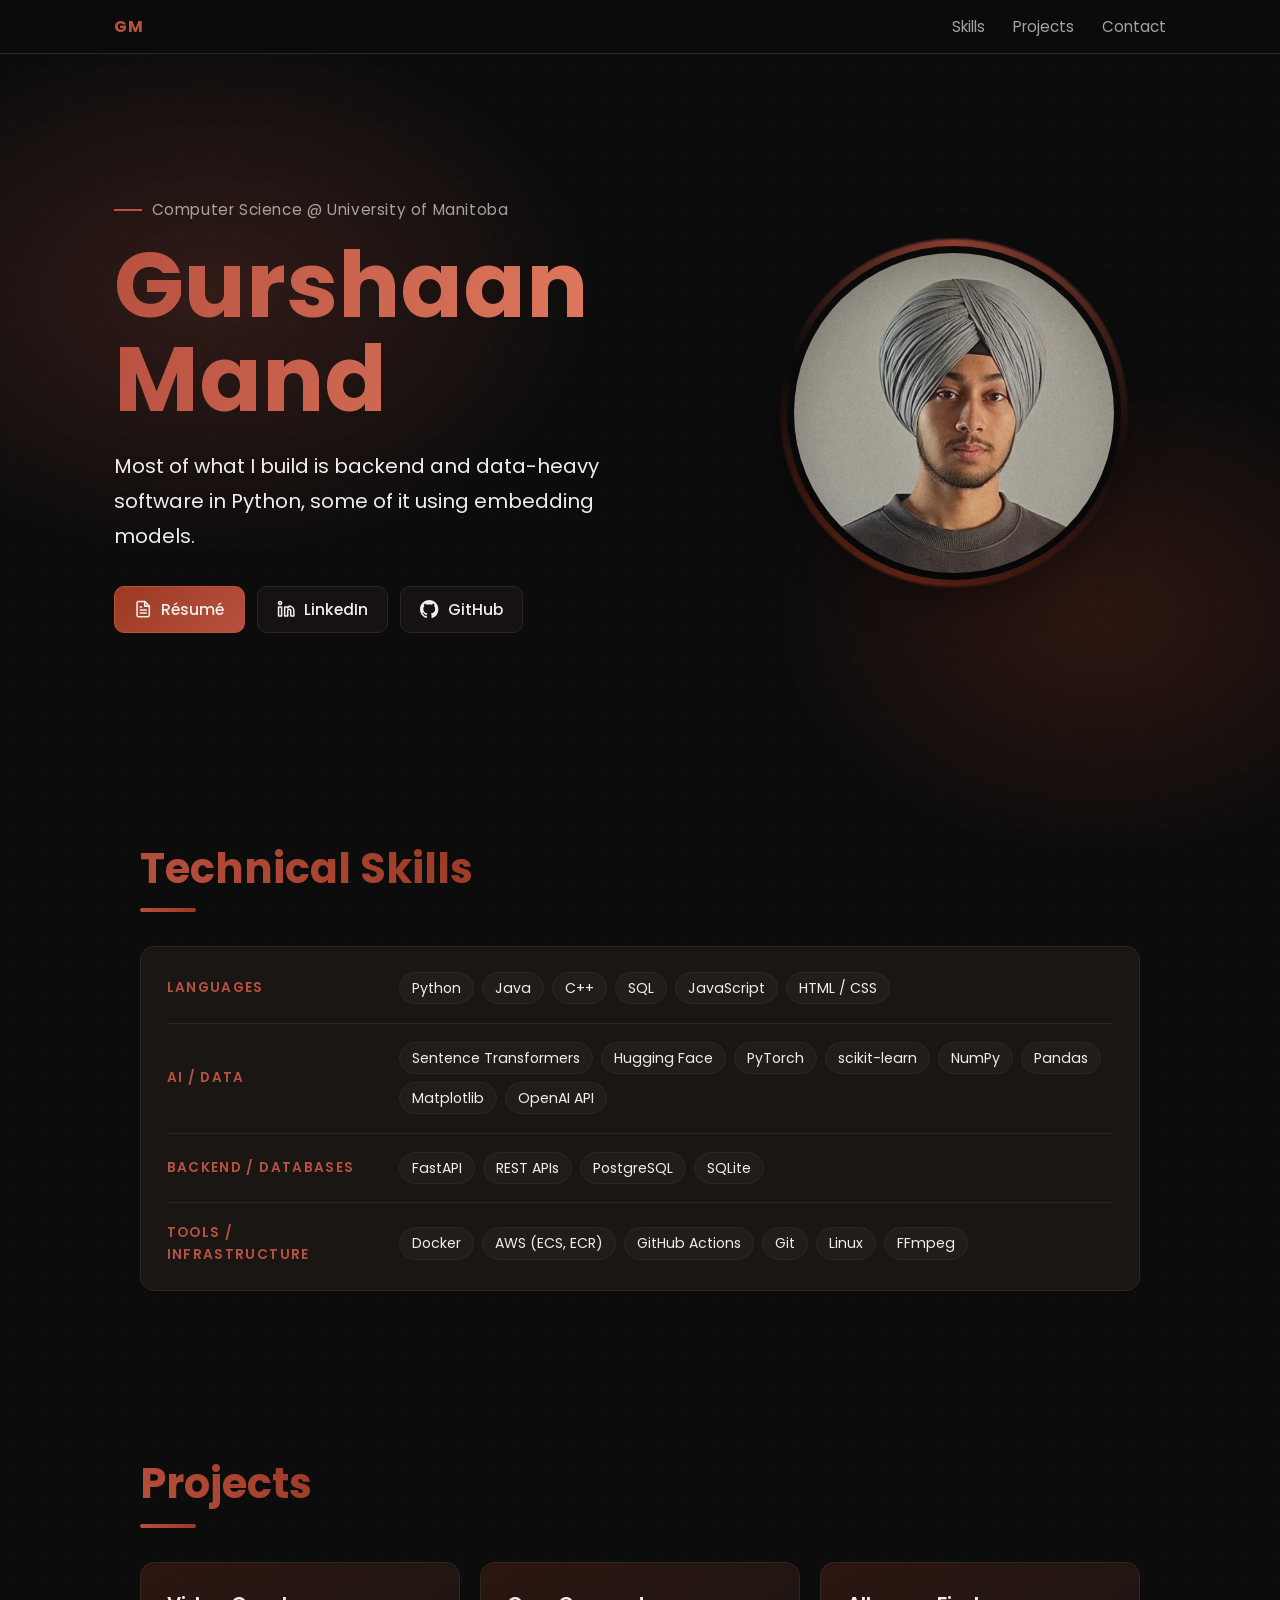
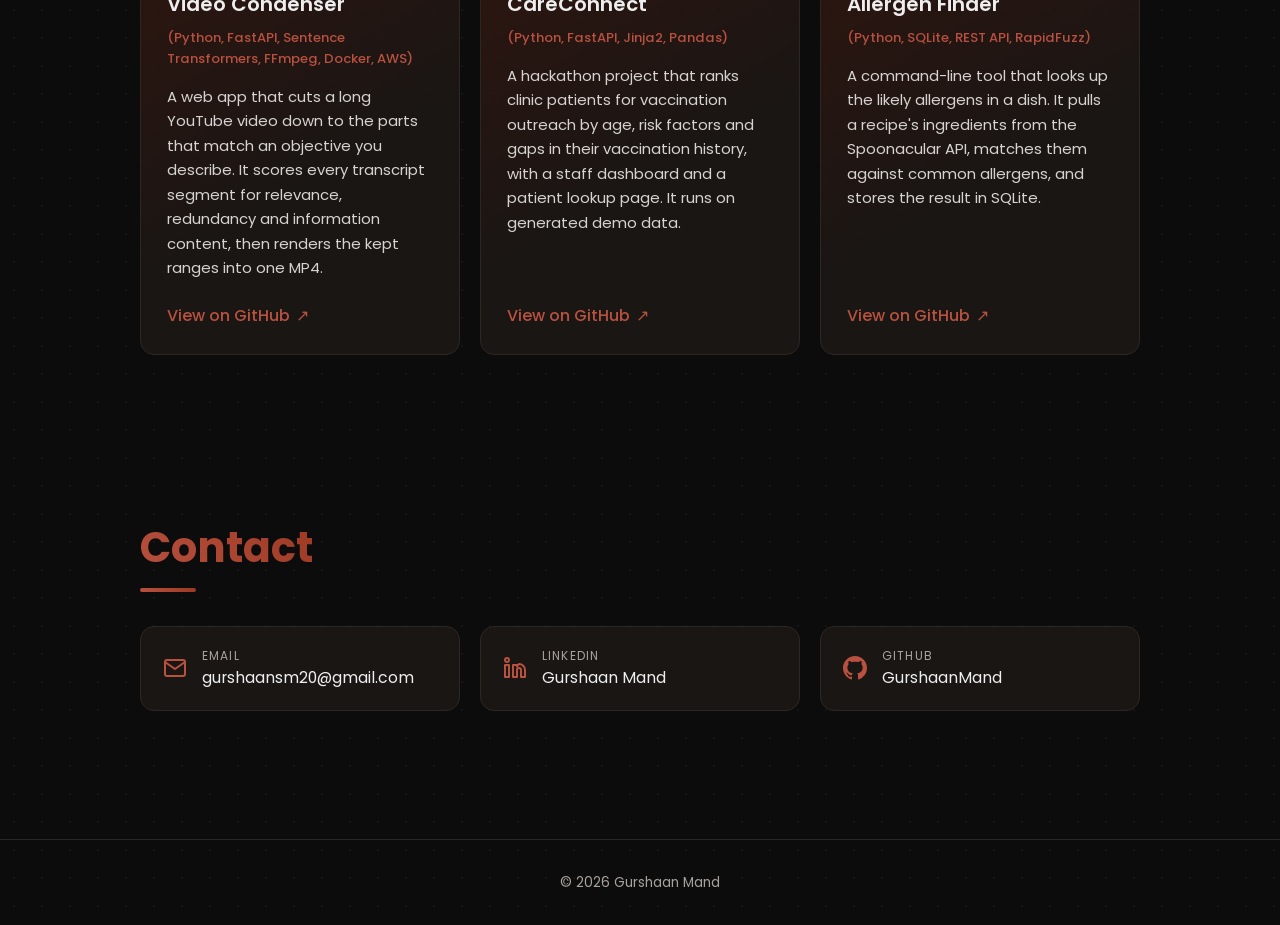
<file: index.html>
<!DOCTYPE html>
<html lang="en">
<head>
    <meta charset="UTF-8">
    <meta name="viewport" content="width=device-width, initial-scale=1.0">
    <meta name="description" content="Gurshaan Mand - Computer Science student at the University of Manitoba building backend and data software in Python">
    <meta name="author" content="Gurshaan Mand">
    <meta name="keywords" content="Computer Science, Python, FastAPI, Machine Learning, Backend, Data, University of Manitoba, Software Developer">

    <meta property="og:title" content="Gurshaan Mand - Computer Science Student">
    <meta property="og:description" content="Computer Science student at the University of Manitoba building backend and data software in Python">
    <meta property="og:type" content="website">

    <title>Gurshaan Mand | Computer Science Student & Developer</title>

    <link rel="icon" href="data:image/svg+xml,%3Csvg xmlns='http://www.w3.org/2000/svg' viewBox='0 0 64 64'%3E%3Crect width='64' height='64' rx='14' fill='%230C0C0C'/%3E%3Ctext x='32' y='43' font-family='Arial,sans-serif' font-size='28' font-weight='700' text-anchor='middle' fill='%23B85140'%3EGM%3C/text%3E%3C/svg%3E">
    <link rel="preconnect" href="https://fonts.googleapis.com">
    <link rel="preconnect" href="https://fonts.gstatic.com" crossorigin>
    <link href="https://fonts.googleapis.com/css2?family=Poppins:wght@300;400;500;600;700&display=swap" rel="stylesheet">
    <link rel="stylesheet" href="ProtStyle.css">
</head>

<body>
    <a href="#main-content" class="skip-to-main">Skip to main content</a>

    <!-- Navigation -->
    <header class="site-nav" role="banner">
        <nav class="nav-inner" aria-label="Page sections">
            <a href="#top" class="nav-brand" aria-label="Back to top">GM</a>
            <ul class="nav-links">
                <li><a href="#skills">Skills</a></li>
                <li><a href="#projects">Projects</a></li>
                <li><a href="#contact">Contact</a></li>
            </ul>
        </nav>
    </header>

    <div class="hero-glow" aria-hidden="true"></div>

    <main id="main-content" role="main">

        <!-- Hero Section -->
        <section id="top" class="hero-section" aria-labelledby="intro-heading">
            <div class="intro">
                <div class="description">
                    <p class="eyebrow">Computer Science @ University of Manitoba</p>
                    <h1 id="intro-heading" class="main-title">
                        <span class="first-name">Gurshaan</span>
                        <span class="last-name">Mand</span>
                    </h1>
                    <p class="intro-text">
                        Most of what I build is backend and data-heavy software in Python,
                        some of it using embedding models.
                    </p>
                    <ul class="social-links" aria-label="Résumé and profiles">
                        <li><a href="GurshaanMand.pdf" target="_blank" rel="noopener noreferrer" class="btn btn-primary"><svg class="icon" viewBox="0 0 24 24" fill="none" stroke="currentColor" stroke-width="2" stroke-linecap="round" stroke-linejoin="round" aria-hidden="true"><path d="M14 2H6a2 2 0 0 0-2 2v16a2 2 0 0 0 2 2h12a2 2 0 0 0 2-2V8z"/><path d="M14 2v6h6M8 13h8M8 17h8M8 9h2"/></svg><span>Résumé</span></a></li>
                        <li><a href="https://www.linkedin.com/in/gurshaanmand/" target="_blank" rel="noopener noreferrer" class="btn"><svg class="icon" viewBox="0 0 24 24" fill="none" stroke="currentColor" stroke-width="2" stroke-linecap="round" stroke-linejoin="round" aria-hidden="true"><path d="M16 8a6 6 0 0 1 6 6v7h-4v-7a2 2 0 0 0-4 0v7h-4V9h4v1.5A6 6 0 0 1 16 8z"/><rect x="2" y="9" width="4" height="12"/><circle cx="4" cy="4" r="2"/></svg><span>LinkedIn</span></a></li>
                        <li><a href="https://github.com/GurshaanMand" target="_blank" rel="noopener noreferrer" class="btn"><svg class="icon" viewBox="0 0 16 16" fill="currentColor" aria-hidden="true"><path d="M8 0C3.58 0 0 3.58 0 8c0 3.54 2.29 6.53 5.47 7.59.4.07.55-.17.55-.38 0-.19-.01-.82-.01-1.49-2.01.37-2.53-.49-2.69-.94-.09-.23-.48-.94-.82-1.13-.28-.15-.68-.52-.01-.53.63-.01 1.08.58 1.23.82.72 1.21 1.87.87 2.33.66.07-.52.28-.87.51-1.07-1.78-.2-3.64-.89-3.64-3.95 0-.87.31-1.59.82-2.15-.08-.2-.36-1.02.08-2.12 0 0 .67-.21 2.2.82.64-.18 1.32-.27 2-.27s1.36.09 2 .27c1.53-1.04 2.2-.82 2.2-.82.44 1.1.16 1.92.08 2.12.51.56.82 1.27.82 2.15 0 3.07-1.87 3.75-3.65 3.95.29.25.54.73.54 1.48 0 1.07-.01 1.93-.01 2.2 0 .21.15.46.55.38A8.01 8.01 0 0016 8c0-4.42-3.58-8-8-8z"/></svg><span>GitHub</span></a></li>
                    </ul>
                </div>

                <div class="profile-image-container">
                    <img src="profile.jpg" alt="Portrait of Gurshaan Mand" class="profile-image" width="569" height="579">
                </div>
            </div>
        </section>

        <!-- Skills Section -->
        <section id="skills" class="skills-section" aria-labelledby="skills-heading">
            <div class="section-container">
                <h2 id="skills-heading" class="section-title">Technical Skills</h2>
                
                <div class="skills-columns">
                    <div class="skill-column">
                        <h3 class="column-title">Languages</h3>
                        <ul class="skill-list">
                            <li>Python</li>
                            <li>Java</li>
                            <li>C++</li>
                            <li>SQL</li>
                            <li>JavaScript</li>
                            <li>HTML / CSS</li>
                        </ul>
                    </div>
                    
                    <div class="skill-column">
                        <h3 class="column-title">AI / Data</h3>
                        <ul class="skill-list">
                            <li>Sentence Transformers</li>
                            <li>Hugging Face</li>
                            <li>PyTorch</li>
                            <li>scikit-learn</li>
                            <li>NumPy</li>
                            <li>Pandas</li>
                            <li>Matplotlib</li>
                            <li>OpenAI API</li>
                        </ul>
                    </div>
                    
                    <div class="skill-column">
                        <h3 class="column-title">Backend / Databases</h3>
                        <ul class="skill-list">
                            <li>FastAPI</li>
                            <li>REST APIs</li>
                            <li>PostgreSQL</li>
                            <li>SQLite</li>
                        </ul>
                    </div>
                    
                    <div class="skill-column">
                        <h3 class="column-title">Tools / Infrastructure</h3>
                        <ul class="skill-list">
                            <li>Docker</li>
                            <li>AWS (ECS, ECR)</li>
                            <li>GitHub Actions</li>
                            <li>Git</li>
                            <li>Linux</li>
                            <li>FFmpeg</li>
                        </ul>
                    </div>
                </div>
            </div>
        </section>

        <!-- Projects Section -->
        <section id="projects" class="projects-section" aria-labelledby="projects-heading">
            <div class="section-container">
                <h2 id="projects-heading" class="section-title">Projects</h2>
                
                <div class="projects-grid">

                    <article class="project-card">
                        <h3 class="project-title">Video Condenser</h3>
                        <p class="project-tech">(Python, FastAPI, Sentence Transformers, FFmpeg, Docker, AWS)</p>
                        <div class="project-description">
                            <p>A web app that cuts a long YouTube video down to the parts that match an objective you describe. It scores every transcript segment for relevance, redundancy and information content, then renders the kept ranges into one MP4.</p>
                            <a href="https://github.com/GurshaanMand/VideoCondensor" 
                               target="_blank" 
                               rel="noopener noreferrer"
                               class="project-link"
                               aria-label="View Video Condenser project on GitHub (Opens in new tab)">
                                View on GitHub
                                <span class="external-link-icon" aria-hidden="true">↗</span>
                            </a>
                        </div>
                    </article>

                    <article class="project-card">
                        <h3 class="project-title">CareConnect</h3>
                        <p class="project-tech">(Python, FastAPI, Jinja2, Pandas)</p>
                        <div class="project-description">
                            <p>A hackathon project that ranks clinic patients for vaccination outreach by age, risk factors and gaps in their vaccination history, with a staff dashboard and a patient lookup page. It runs on generated demo data.</p>
                            <a href="https://github.com/GurshaanMand/CareConnect" 
                               target="_blank" 
                               rel="noopener noreferrer"
                               class="project-link"
                               aria-label="View CareConnect project on GitHub (Opens in new tab)">
                                View on GitHub
                                <span class="external-link-icon" aria-hidden="true">↗</span>
                            </a>
                        </div>
                    </article>

                    <article class="project-card">
                        <h3 class="project-title">Allergen Finder</h3>
                        <p class="project-tech">(Python, SQLite, REST API, RapidFuzz)</p>
                        <div class="project-description">
                            <p>A command-line tool that looks up the likely allergens in a dish. It pulls a recipe's ingredients from the Spoonacular API, matches them against common allergens, and stores the result in SQLite.</p>
                            <a href="https://github.com/GurshaanMand/AllergenFinder" 
                               target="_blank" 
                               rel="noopener noreferrer"
                               class="project-link"
                               aria-label="View Allergen Finder project on GitHub (Opens in new tab)">
                                View on GitHub
                                <span class="external-link-icon" aria-hidden="true">↗</span>
                            </a>
                        </div>
                    </article>

                </div>
            </div>
        </section>

        <!-- Contact Section -->
        <section id="contact" class="contact-section" aria-labelledby="contact-heading">
            <div class="section-container">
                <h2 id="contact-heading" class="section-title">Contact</h2>
                <ul class="contact-info">
                    <li><a href="mailto:gurshaansm20@gmail.com" class="contact-card"><svg class="icon" viewBox="0 0 24 24" fill="none" stroke="currentColor" stroke-width="2" stroke-linecap="round" stroke-linejoin="round" aria-hidden="true"><rect x="2" y="4" width="20" height="16" rx="2"/><path d="m22 6-10 7L2 6"/></svg><span class="contact-label">Email</span><span class="contact-value">gurshaansm20@gmail.com</span></a></li>
                    <li><a href="https://www.linkedin.com/in/gurshaanmand/" target="_blank" rel="noopener noreferrer" class="contact-card"><svg class="icon" viewBox="0 0 24 24" fill="none" stroke="currentColor" stroke-width="2" stroke-linecap="round" stroke-linejoin="round" aria-hidden="true"><path d="M16 8a6 6 0 0 1 6 6v7h-4v-7a2 2 0 0 0-4 0v7h-4V9h4v1.5A6 6 0 0 1 16 8z"/><rect x="2" y="9" width="4" height="12"/><circle cx="4" cy="4" r="2"/></svg><span class="contact-label">LinkedIn</span><span class="contact-value">Gurshaan Mand</span></a></li>
                    <li><a href="https://github.com/GurshaanMand" target="_blank" rel="noopener noreferrer" class="contact-card"><svg class="icon" viewBox="0 0 16 16" fill="currentColor" aria-hidden="true"><path d="M8 0C3.58 0 0 3.58 0 8c0 3.54 2.29 6.53 5.47 7.59.4.07.55-.17.55-.38 0-.19-.01-.82-.01-1.49-2.01.37-2.53-.49-2.69-.94-.09-.23-.48-.94-.82-1.13-.28-.15-.68-.52-.01-.53.63-.01 1.08.58 1.23.82.72 1.21 1.87.87 2.33.66.07-.52.28-.87.51-1.07-1.78-.2-3.64-.89-3.64-3.95 0-.87.31-1.59.82-2.15-.08-.2-.36-1.02.08-2.12 0 0 .67-.21 2.2.82.64-.18 1.32-.27 2-.27s1.36.09 2 .27c1.53-1.04 2.2-.82 2.2-.82.44 1.1.16 1.92.08 2.12.51.56.82 1.27.82 2.15 0 3.07-1.87 3.75-3.65 3.95.29.25.54.73.54 1.48 0 1.07-.01 1.93-.01 2.2 0 .21.15.46.55.38A8.01 8.01 0 0016 8c0-4.42-3.58-8-8-8z"/></svg><span class="contact-label">GitHub</span><span class="contact-value">GurshaanMand</span></a></li>
                </ul>
            </div>
        </section>

    </main>

    <footer role="contentinfo" class="site-footer">
        <div class="footer-content">
            <p class="footer-disclaimer">&copy; 2026 Gurshaan Mand</p>
        </div>
    </footer>

    <script type="application/ld+json">
    {
        "@context": "https://schema.org",
        "@type": "Person",
        "name": "Gurshaan Mand",
        "jobTitle": "Computer Science Student",
        "description": "Computer Science student at the University of Manitoba",
        "alumniOf": { "@type": "EducationalOrganization", "name": "University of Manitoba" },
        "knowsAbout": ["Python", "Java", "SQL", "JavaScript", "FastAPI", "Machine Learning", "Computer Science"],
        "url": "https://github.com/GurshaanMand"
    }
    </script>

    <script>
        // Fade sections and cards in as they scroll into view.
        (function () {
            if (window.matchMedia('(prefers-reduced-motion: reduce)').matches) return;
            var pending = Array.prototype.slice.call(
                document.querySelectorAll('.section-title, .skill-column, .project-card, .contact-card'));
            pending.forEach(function (el) { el.classList.add('reveal'); });
            function check() {
                var limit = window.innerHeight * 0.92;
                pending = pending.filter(function (el) {
                    if (el.getBoundingClientRect().top < limit) { el.classList.add('is-visible'); return false; }
                    return true;
                });
                if (!pending.length) {
                    window.removeEventListener('scroll', check);
                    window.removeEventListener('resize', check);
                }
            }
            window.addEventListener('scroll', check, { passive: true });
            window.addEventListener('resize', check);
            check();
        })();
    </script>

</body>
</html>
</file>
<file: ProtStyle.css>
/* ========== COLOR PALETTE ========== */
:root {
    --black:     #0C0C0C;
    --brown:     #481E14;
    --chestnut:  #9B3922;
    --orange:    #B85140;
    --text:      #EEEEEE;
    --muted:     #A8A29E;

    --bg-secondary: #151312;
    --card:         #1A1614;
    --border-color: #2E2623;
    --hover-bg: rgba(184, 81, 64, 0.12);
    --shadow-dark: rgba(0, 0, 0, 0.5);
    --shadow-light: rgba(184, 81, 64, 0.25);
}

/* ========== BASE ========== */
* { margin: 0; padding: 0; box-sizing: border-box; }

html { scroll-behavior: smooth; scroll-padding-top: 5rem; }

body {
    font-family: "Poppins", -apple-system, BlinkMacSystemFont, "Segoe UI", Roboto, sans-serif;
    background-color: var(--black);
    /* faint dot grid behind everything */
    background-image: radial-gradient(rgba(238, 238, 238, 0.045) 1px, transparent 1px);
    background-size: 28px 28px;
    color: var(--text);
    line-height: 1.6;
    position: relative;
    overflow-x: hidden;
    -webkit-font-smoothing: antialiased;
    -moz-osx-font-smoothing: grayscale;
}

img { max-width: 100%; height: auto; display: block; }
a { color: inherit; text-decoration: none; }
a:focus-visible { outline: 2px solid var(--orange); outline-offset: 3px; border-radius: 6px; }
ul { list-style: none; }

.icon { width: 1.15rem; height: 1.15rem; flex: none; }

/* ========== ACCESSIBILITY ========== */
.skip-to-main {
    position: absolute; top: -48px; left: 8px;
    background: var(--orange); color: var(--black);
    padding: 8px 12px; border-radius: 6px; z-index: 1000;
}
.skip-to-main:focus { top: 8px; }

/* ========== NAVIGATION ========== */
.site-nav {
    position: sticky; top: 0; z-index: 100;
    background: rgba(12, 12, 12, 0.72);
    -webkit-backdrop-filter: blur(12px);
    backdrop-filter: blur(12px);
    border-bottom: 1px solid var(--border-color);
}

.nav-inner {
    max-width: 1100px; margin: 0 auto; padding: 0.85rem 1.5rem;
    display: flex; align-items: center; justify-content: space-between;
}

.nav-brand {
    font-weight: 700; letter-spacing: 0.06em; color: var(--orange);
    transition: color 0.2s ease;
}
.nav-brand:hover { color: var(--text); }

.nav-links { display: flex; gap: 1.75rem; }
.nav-links a {
    position: relative; font-size: 0.95rem; color: var(--muted);
    padding: 0.25rem 0; transition: color 0.2s ease;
}
.nav-links a::after {
    content: ''; position: absolute; left: 0; bottom: -2px;
    width: 100%; height: 2px; background: var(--orange);
    transform: scaleX(0); transform-origin: left; transition: transform 0.25s ease;
}
.nav-links a:hover { color: var(--text); }
.nav-links a:hover::after { transform: scaleX(1); }

/* ========== LAYOUT ========== */
main { max-width: 1100px; margin: 0 auto; padding: 0 1.5rem; }

/* ========== HERO ========== */
.hero-section { position: relative; padding: 5rem 0 4rem; }

.hero-glow {
    position: absolute; top: 0; left: 0; width: 100%; height: 115vh;
    overflow: hidden; z-index: -1; pointer-events: none;
}
.hero-glow::before {
    content: ''; position: absolute; inset: -10%;
    background:
        radial-gradient(38rem 26rem at 22% 32%, rgba(184, 81, 64, 0.22), transparent 65%),
        radial-gradient(30rem 22rem at 80% 58%, rgba(72, 30, 20, 0.55), transparent 70%);
    animation: drift 16s ease-in-out infinite alternate;
}

@keyframes drift {
    from { transform: translate3d(-2%, -1%, 0) scale(1); }
    to   { transform: translate3d(3%, 2%, 0) scale(1.08); }
}

.intro {
    display: grid; grid-template-columns: 1.15fr 0.85fr;
    gap: 3.5rem; align-items: center; min-height: 62vh;
}

.description > * { animation: rise 0.7s ease both; }
.description > *:nth-child(2) { animation-delay: 0.08s; }
.description > *:nth-child(3) { animation-delay: 0.16s; }
.description > *:nth-child(4) { animation-delay: 0.24s; }

@keyframes rise {
    from { opacity: 0; transform: translateY(18px); }
    to   { opacity: 1; transform: none; }
}

.eyebrow {
    display: inline-flex; align-items: center; gap: 0.6rem;
    color: var(--muted); font-size: 0.95rem; letter-spacing: 0.04em; margin-bottom: 1rem;
}
.eyebrow::before { content: ''; width: 28px; height: 2px; background: var(--orange); }

.main-title {
    font-size: clamp(3rem, 9vw, 5.75rem); font-weight: 700; line-height: 1.02;
    background: linear-gradient(100deg, var(--orange), #E07A5F 45%, var(--chestnut) 90%);
    background-size: 200% 100%;
    -webkit-background-clip: text; background-clip: text;
    -webkit-text-fill-color: transparent;
    animation: rise 0.7s ease both, sheen 9s ease-in-out 0.8s infinite alternate;
}
.first-name, .last-name { display: block; }

@keyframes sheen {
    from { background-position: 0% 50%; }
    to   { background-position: 100% 50%; }
}

.intro-text {
    font-size: clamp(1.05rem, 2.2vw, 1.25rem); line-height: 1.75;
    color: var(--text); max-width: 34rem; margin-top: 1.5rem;
}

/* ========== BUTTONS ========== */
.social-links { display: flex; flex-wrap: wrap; gap: 0.75rem; margin-top: 2rem; }

.btn {
    display: inline-flex; align-items: center; justify-content: center; gap: 0.55rem;
    height: 2.9rem; padding: 0 1.2rem;
    border: 1px solid var(--border-color); border-radius: 10px;
    background: rgba(26, 22, 20, 0.7);
    font-size: 0.98rem; font-weight: 500; line-height: 1;
    transition: transform 0.2s ease, border-color 0.2s ease, background 0.2s ease, box-shadow 0.2s ease;
}
.btn:hover {
    transform: translateY(-2px); border-color: var(--orange);
    background: var(--hover-bg); box-shadow: 0 8px 24px var(--shadow-light);
}
.btn-primary {
    background: linear-gradient(135deg, var(--chestnut), var(--orange));
    border-color: var(--orange);
}
.btn-primary:hover { background: linear-gradient(135deg, var(--orange), #D2644F); }

/* ========== PROFILE IMAGE ========== */
.profile-image-container {
    position: relative; justify-self: center;
    width: min(320px, 70vw); aspect-ratio: 1;
    animation: rise 0.8s ease 0.15s both;
}
.profile-image-container::before {
    content: ''; position: absolute; inset: -14px; border-radius: 50%;
    background: conic-gradient(from 0deg, var(--orange), transparent 30%, var(--chestnut) 55%, transparent 80%, var(--orange));
    filter: blur(1px); opacity: 0.8;
    animation: spin 14s linear infinite;
}
.profile-image-container::after {
    content: ''; position: absolute; inset: -7px; border-radius: 50%; background: var(--black);
}
.profile-image {
    position: relative; z-index: 1;
    width: 100%; height: 100%; border-radius: 50%; object-fit: cover; object-position: 50% 30%;
    box-shadow: 0 16px 48px var(--shadow-dark);
    transition: transform 0.4s ease;
}
.profile-image-container:hover .profile-image { transform: scale(1.03); }

@keyframes spin { to { transform: rotate(360deg); } }

/* ========== SECTIONS ========== */
.skills-section, .projects-section, .contact-section { padding: 5rem 0; }

.section-container { max-width: 1000px; margin: 0 auto; }

.section-title {
    position: relative; display: inline-block;
    font-size: clamp(1.9rem, 4vw, 2.6rem); font-weight: 700; margin-bottom: 2.75rem;
    background: linear-gradient(45deg, var(--orange), var(--chestnut));
    -webkit-background-clip: text; background-clip: text;
    -webkit-text-fill-color: transparent;
}
.section-title::after {
    content: ''; position: absolute; left: 0; bottom: -10px;
    width: 56px; height: 4px; border-radius: 2px;
    background: linear-gradient(45deg, var(--orange), var(--chestnut));
}

/* scroll reveal (classes added by the script in index.html) */
.reveal { opacity: 0; transform: translateY(22px); transition: opacity 0.6s ease, transform 0.6s ease; }
.reveal.is-visible { opacity: 1; transform: none; }
.reveal:nth-child(2) { transition-delay: 0.07s; }
.reveal:nth-child(3) { transition-delay: 0.14s; }
.reveal:nth-child(4) { transition-delay: 0.21s; }

/* ========== SKILLS ========== */
.skills-columns {
    background: var(--card); border: 1px solid var(--border-color); border-radius: 14px;
    padding: 0.4rem 1.6rem;
}

/* one row per category: label on the left, chips on the right */
.skill-column {
    display: grid; grid-template-columns: 13rem 1fr; gap: 1.5rem; align-items: center;
    padding: 1.15rem 0; border-bottom: 1px solid var(--border-color);
}
.skill-column:last-child { border-bottom: 0; }

.column-title {
    font-size: 0.85rem; font-weight: 600; letter-spacing: 0.1em; text-transform: uppercase;
    color: var(--orange);
}

.skill-list { display: flex; flex-wrap: wrap; gap: 0.5rem; }
.skill-list li {
    font-size: 0.88rem; line-height: 1; padding: 0.5rem 0.75rem;
    border: 1px solid var(--border-color); border-radius: 999px;
    background: rgba(238, 238, 238, 0.03);
    transition: border-color 0.2s ease, color 0.2s ease, transform 0.2s ease;
}
.skill-list li:hover { border-color: var(--orange); color: #F2B8A8; transform: translateY(-2px); }

/* ========== PROJECTS ========== */
.projects-grid {
    display: grid; grid-template-columns: repeat(auto-fit, minmax(270px, 1fr)); gap: 1.25rem;
}

.project-card {
    position: relative; overflow: hidden; display: flex; flex-direction: column;
    background: linear-gradient(150deg, rgba(72, 30, 20, 0.55), var(--card) 55%);
    border: 1px solid var(--border-color); border-radius: 14px; padding: 1.6rem;
    transition: opacity 0.6s ease, transform 0.35s ease, border-color 0.25s ease, box-shadow 0.35s ease;
}
.project-card::before {
    content: ''; position: absolute; top: 0; left: 0; width: 100%; height: 3px;
    background: linear-gradient(90deg, var(--orange), var(--chestnut));
    transform: scaleX(0); transform-origin: left; transition: transform 0.4s ease;
}
.project-card:hover { transform: translateY(-6px); border-color: var(--chestnut); box-shadow: 0 18px 44px var(--shadow-dark); }
.project-card:hover::before { transform: scaleX(1); }

.project-title { font-size: 1.25rem; font-weight: 600; margin-bottom: 0.4rem; }
.project-tech { color: var(--orange); font-weight: 500; font-size: 0.82rem; margin-bottom: 1rem; }

.project-description { flex: 1; display: flex; flex-direction: column; }
.project-description p { flex: 1; font-size: 0.93rem; line-height: 1.65; color: #D6D3D1; margin-bottom: 1.4rem; }

.project-link {
    display: inline-flex; align-items: center; gap: 0.4rem; align-self: flex-start;
    color: var(--orange); font-weight: 500; transition: color 0.2s ease;
}
.project-link:hover { color: #E07A5F; }
.external-link-icon { transition: transform 0.25s ease; }
.project-link:hover .external-link-icon { transform: translate(3px, -3px); }

/* ========== CONTACT ========== */
.contact-info {
    display: grid; grid-template-columns: repeat(auto-fit, minmax(230px, 1fr)); gap: 1.25rem;
}

.contact-card {
    display: grid; grid-template-columns: auto 1fr; column-gap: 0.9rem; align-items: center;
    background: var(--card); border: 1px solid var(--border-color); border-radius: 14px;
    padding: 1.2rem 1.4rem;
    transition: opacity 0.6s ease, transform 0.3s ease, border-color 0.25s ease, background 0.25s ease;
}
.contact-card .icon { grid-row: span 2; width: 1.5rem; height: 1.5rem; color: var(--orange); }
.contact-label { font-size: 0.75rem; letter-spacing: 0.1em; text-transform: uppercase; color: var(--muted); }
.contact-value { font-size: 0.98rem; overflow-wrap: anywhere; }
.contact-card:hover { transform: translateY(-4px); border-color: var(--orange); background: var(--hover-bg); }

/* ========== FOOTER ========== */
.site-footer { margin-top: 3rem; padding: 2rem 1.5rem; text-align: center; border-top: 1px solid var(--border-color); }
.footer-disclaimer { font-size: 0.85rem; color: var(--muted); }

/* ========== RESPONSIVE ========== */
@media (max-width: 800px) {
    .hero-section { padding: 3rem 0 2rem; }
    .intro { grid-template-columns: 1fr; gap: 2.5rem; min-height: 0; }
    .profile-image-container { order: -1; width: min(220px, 60vw); justify-self: start; margin-left: 14px; }
    .skills-section, .projects-section, .contact-section { padding: 3.5rem 0; }
    .skill-column { grid-template-columns: 1fr; gap: 0.75rem; }
}

@media (max-width: 480px) {
    main { padding: 0 1.1rem; }
    .nav-inner { padding: 0.75rem 1.1rem; }
    .nav-links { gap: 1.1rem; }
    .social-links .btn { padding: 0 1rem; }
}

/* ========== PRINT ========== */
@media print {
    * { background: white !important; color: black !important; box-shadow: none !important; }
    .skip-to-main, .site-nav, .hero-glow, footer { display: none !important; }
    .main-title, .section-title { -webkit-text-fill-color: black !important; }
}

/* ========== REDUCED MOTION ========== */
@media (prefers-reduced-motion: reduce) {
    *, *::before, *::after { animation: none !important; transition-duration: 0.01ms !important; }
    html { scroll-behavior: auto; }
}
</file>
